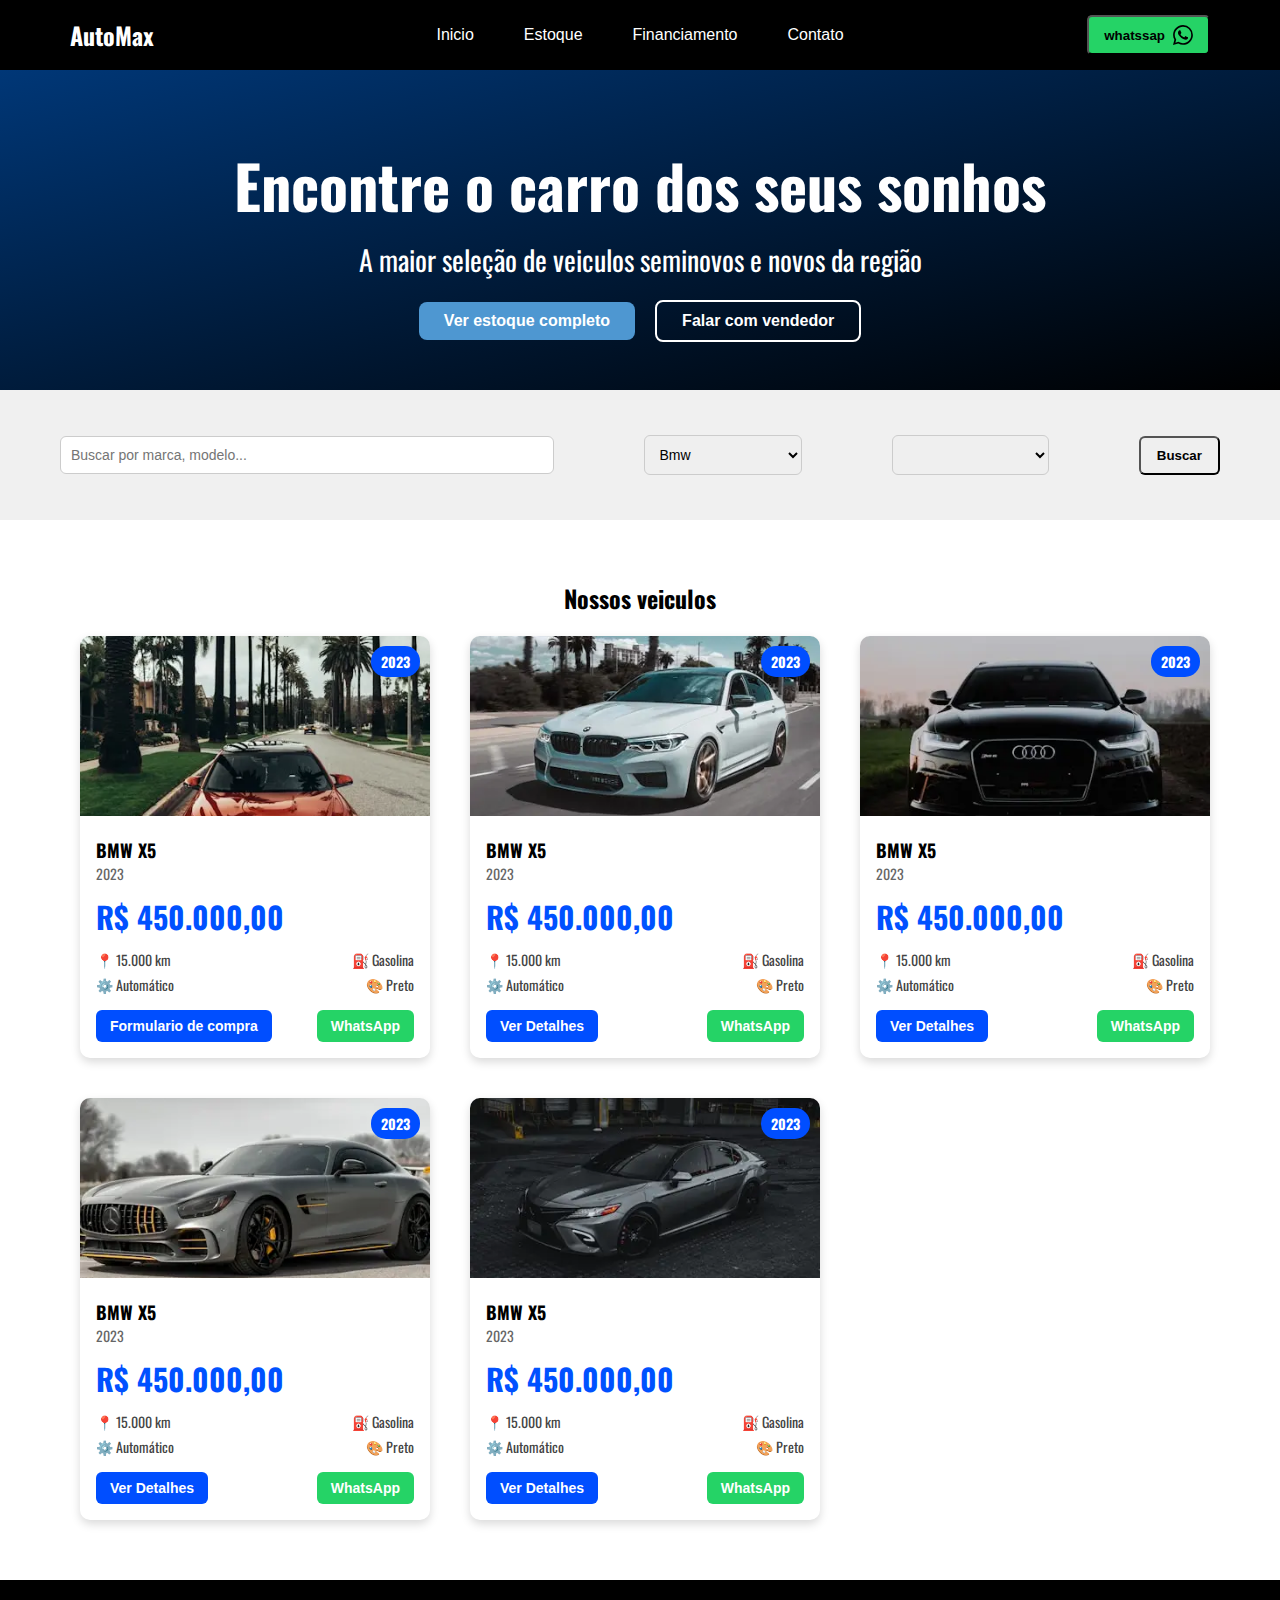
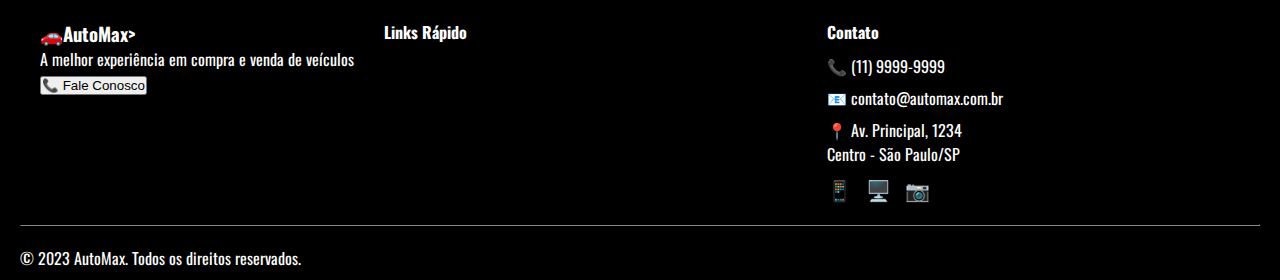
<file: home.html>
<!DOCTYPE html>
<html lang="pt-br">

<head>
    <meta charset="UTF-8" />
    <meta name="viewport" content="width=device-width, initial-scale=1.0" />
    <title>Automax-revenda</title>
    <link rel="stylesheet" href="home.css" />
    <link href="https://cdn.jsdelivr.net/npm/bootstrap@5.0.2/dist/css/bootstrap.min.css" rel="stylesheet"
        integrity="sha384-EVSTQN3/azprG1Anm3QDgpJLIm9Nao0Yz1ztcQTwFspd3yD65VohhpuuCOmLASjC" crossorigin="anonymous" />
</head>

<body>
    <header>
        <div class="container-header">
            <h2 class="title">AutoMax</h2>
            <nav>
                <button>Inicio</button>
                <button>Estoque</button>
                <button>Financiamento</button>
                <button>Contato</button>
            </nav>
            <button id="zap">
                whatssap<svg xmlns="http://www.w3.org/2000/svg" width="20" height="20" fill="currentColor"
                    class="bi bi-whatsapp" viewBox="0 0 16 16">
                    <path
                        d="M13.601 2.326A7.85 7.85 0 0 0 7.994 0C3.627 0 .068 3.558.064 7.926c0 1.399.366 2.76 1.057 3.965L0 16l4.204-1.102a7.9 7.9 0 0 0 3.79.965h.004c4.368 0 7.926-3.558 7.93-7.93A7.9 7.9 0 0 0 13.6 2.326zM7.994 14.521a6.6 6.6 0 0 1-3.356-.92l-.24-.144-2.494.654.666-2.433-.156-.251a6.56 6.56 0 0 1-1.007-3.505c0-3.626 2.957-6.584 6.591-6.584a6.56 6.56 0 0 1 4.66 1.931 6.56 6.56 0 0 1 1.928 4.66c-.004 3.639-2.961 6.592-6.592 6.592m3.615-4.934c-.197-.099-1.17-.578-1.353-.646-.182-.065-.315-.099-.445.099-.133.197-.513.646-.627.775-.114.133-.232.148-.43.05-.197-.1-.836-.308-1.592-.985-.59-.525-.985-1.175-1.103-1.372-.114-.198-.011-.304.088-.403.087-.088.197-.232.296-.346.1-.114.133-.198.198-.33.065-.134.034-.248-.015-.347-.05-.099-.445-1.076-.612-1.47-.16-.389-.323-.335-.445-.34-.114-.007-.247-.007-.38-.007a.73.73 0 0 0-.529.247c-.182.198-.691.677-.691 1.654s.71 1.916.81 2.049c.098.133 1.394 2.132 3.383 2.992.47.205.84.326 1.129.418.475.152.904.129 1.246.08.38-.058 1.171-.48 1.338-.943.164-.464.164-.86.114-.943-.049-.084-.182-.133-.38-.232" />
                </svg>
            </button>
        </div>
    </header>
    <section class="apresentacao">
        <div class="proposta">
            <h1>Encontre o carro dos seus sonhos</h1>
            <span class="subproposta">A maior seleção de veiculos seminovos e novos da região</span>
            <div class="juncao-botao">
                <button id="azul">
                    <p>Ver estoque completo</p>
                </button>
                <button id="trans">
                    <p>Falar com vendedor</p>
                </button>
            </div>
        </div>
    </section>

    <section class="pesquisa">
        <div class="search-bar">
            <input type="text" id="search" placeholder="Buscar por marca, modelo..." />
            <select name="" id="">
                <option value="">Bmw</option>
                todas marcass
            </select>
            <select name="" id=""></select>
            <button onclick="buscar()">Buscar</button>
        </div>
    </section>

    <main>
        <section class="titulo-galeria">
            <h2>Nossos veiculos</h2>
            <div class="juncao-card">
                <div class="card-veiculo">
                    <div class="ano-etiqueta">2023</div>
                    <img src="assets/carro1.webp" alt="BMW X5" />
                    <div class="conteudo-card">
                        <h3>BMW X5</h3>
                        <p class="ano">2023</p>
                        <p class="preco">R$ 450.000,00</p>
                        <div class="info">
                            <span>📍 15.000 km</span>
                            <span>⛽ Gasolina</span>
                        </div>
                        <div class="info">
                            <span>⚙️ Automático</span>
                            <span>🎨 Preto</span>
                        </div>
                        <div class="botoes">
                            <button id="formulariodecompra" class="detalhes" onclick="abrirFormulario()">
                                Formulario de compra
                            </button>
                            <button class="whatsapp">WhatsApp</button>
                        </div>
                    </div>
                </div>
                <div class="card-veiculo">
                    <div class="ano-etiqueta">2023</div>
                    <img src="assets/carro2.webp" alt="BMW X5" />
                    <div class="conteudo-card">
                        <h3>BMW X5</h3>
                        <p class="ano">2023</p>
                        <p class="preco">R$ 450.000,00</p>
                        <div class="info">
                            <span>📍 15.000 km</span>
                            <span>⛽ Gasolina</span>
                        </div>
                        <div class="info">
                            <span>⚙️ Automático</span>
                            <span>🎨 Preto</span>
                        </div>
                        <div class="botoes">
                            <button class="detalhes">Ver Detalhes</button>
                            <button class="whatsapp">WhatsApp</button>
                        </div>
                    </div>
                </div>
                <div class="card-veiculo">
                    <div class="ano-etiqueta">2023</div>
                    <img src="assets/carro3.webp" alt="BMW X5" />
                    <div class="conteudo-card">
                        <h3>BMW X5</h3>
                        <p class="ano">2023</p>
                        <p class="preco">R$ 450.000,00</p>
                        <div class="info">
                            <span>📍 15.000 km</span>
                            <span>⛽ Gasolina</span>
                        </div>
                        <div class="info">
                            <span>⚙️ Automático</span>
                            <span>🎨 Preto</span>
                        </div>
                        <div class="botoes">
                            <button class="detalhes">Ver Detalhes</button>
                            <button class="whatsapp">WhatsApp</button>
                        </div>
                    </div>
                </div>
                <div class="card-veiculo">
                    <div class="ano-etiqueta">2023</div>
                    <img src="assets/carro4.webp" alt="BMW X5" />
                    <div class="conteudo-card">
                        <h3>BMW X5</h3>
                        <p class="ano">2023</p>
                        <p class="preco">R$ 450.000,00</p>
                        <div class="info">
                            <span>📍 15.000 km</span>
                            <span>⛽ Gasolina</span>
                        </div>
                        <div class="info">
                            <span>⚙️ Automático</span>
                            <span>🎨 Preto</span>
                        </div>
                        <div class="botoes">
                            <button class="detalhes">Ver Detalhes</button>
                            <button class="whatsapp">WhatsApp</button>
                        </div>
                    </div>
                </div>
                <div class="card-veiculo">
                    <div class="ano-etiqueta">2023</div>
                    <img src="assets/carro5.webp" alt="BMW X5" />
                    <div class="conteudo-card">
                        <h3>BMW X5</h3>
                        <p class="ano">2023</p>
                        <p class="preco">R$ 450.000,00</p>
                        <div class="info">
                            <span>📍 15.000 km</span>
                            <span>⛽ Gasolina</span>
                        </div>
                        <div class="info">
                            <span>⚙️ Automático</span>
                            <span>🎨 Preto</span>
                        </div>
                        <div class="botoes">
                            <button class="detalhes">Ver Detalhes</button>
                            <button class="whatsapp">WhatsApp</button>
                        </div>
                    </div>
                </div>
            </div>

            <!--<div class="juncao-galeria">
                <div class="card-geral"><img src="/Site_Carro_Senai/assets/carro1.webp" alt=""></div>
                <div class="card-geral"><img src="/Site_Carro_Senai/assets/carro2.webp" alt=""></div>
                <div class="card-geral"><img src="/Site_Carro_Senai/assets/carro3.webp" alt=""></div>
                <div class="card-geral"><img src="/Site_Carro_Senai/assets/carro4.webp" alt=""></div>
                <div class="card-geral"><img src="/Site_Carro_Senai/assets/carro5.webp" alt=""></div>
            </div>-->
        </section>
        <section class="formulariodecompra">
            <div id="form-compra" style="display: none;">
                <h2>Formulário de Compra</h2>
                <form>
                    <div class="campo-form">
                        <label for="nome">Nome do comprador:</label>
                        <input type="text" id="nome" name="nome" />
                    </div>
                    <div class="campo-form">
                        <label for="email">Email:</label>
                        <input type="email" id="email" name="email" />
                    </div>
                    <div class="campo-form">
                        <label for="carro">Carro de Interesse:</label>
                        <input type="text" id="carro" name="carro" />
                    </div>
                     <div class="campo-form">
                        <label for="carro"></label>
                        <input type="text" id="carro" name="carro" />
                    </div>
                     <div class="campo-form">
                        <label for="carro">Carro de Interesse:</label>
                        <input type="text" id="carro" name="carro" />
                    </div>
                     <div class="campo-form">
                        <label for="carro">Carro de Interesse:</label>
                        <input type="text" id="carro" name="carro" />
                    </div>
                    <div class="secao-botao">
                        <button type="submit">Enviar</button>
                        <button type="button" onclick="fecharFormulario()">Fechar</button>
                    </div>

                </form>
            </div>
        </section>
    </main>
    <!--inicio footer-->
    <footer class="footer">
        <div class="footer-container">
            <div class="contato">
                <h3>🚗<strong>AutoMax</strong>></h3>
                <p>A melhor experiência em compra e venda de veículos</p>
                <button class="footer-btn">📞 Fale Conosco</button>
            </div>

            <div class="footer-col">
                <h4>Links Rápido</h4>
                <ul>
                    <li><a href="#">Nosso Estoque</a></li>
                    <li><a href="#">Finaciamento</a></li>
                    <li><a href="#">Avalie seu carro</a></li>
                    <li><a href="#">Garantia</a></li>
                </ul>
            </div>

            <div class="footer-col">
                <h4>Contato</h4>
                <ul>
                    <li>📞 (11) 9999-9999</li>
                    <li>📧 contato@automax.com.br</li>
                    <li>📍 Av. Principal, 1234<br />Centro - São Paulo/SP</li>
                </ul>
                <div class="footer-icons">
                    <span>📱</span>
                    <span>🖥️</span>
                    <span>📷</span>
                </div>
            </div>
        </div>
        <hr />
        <div class="footer-bottom">
            <p>&copy; 2023 AutoMax. Todos os direitos reservados.</p>
        </div>
    </footer>
    <!--fim footer-->
    <script src="home.js"></script>
</body>

</html>
</file>
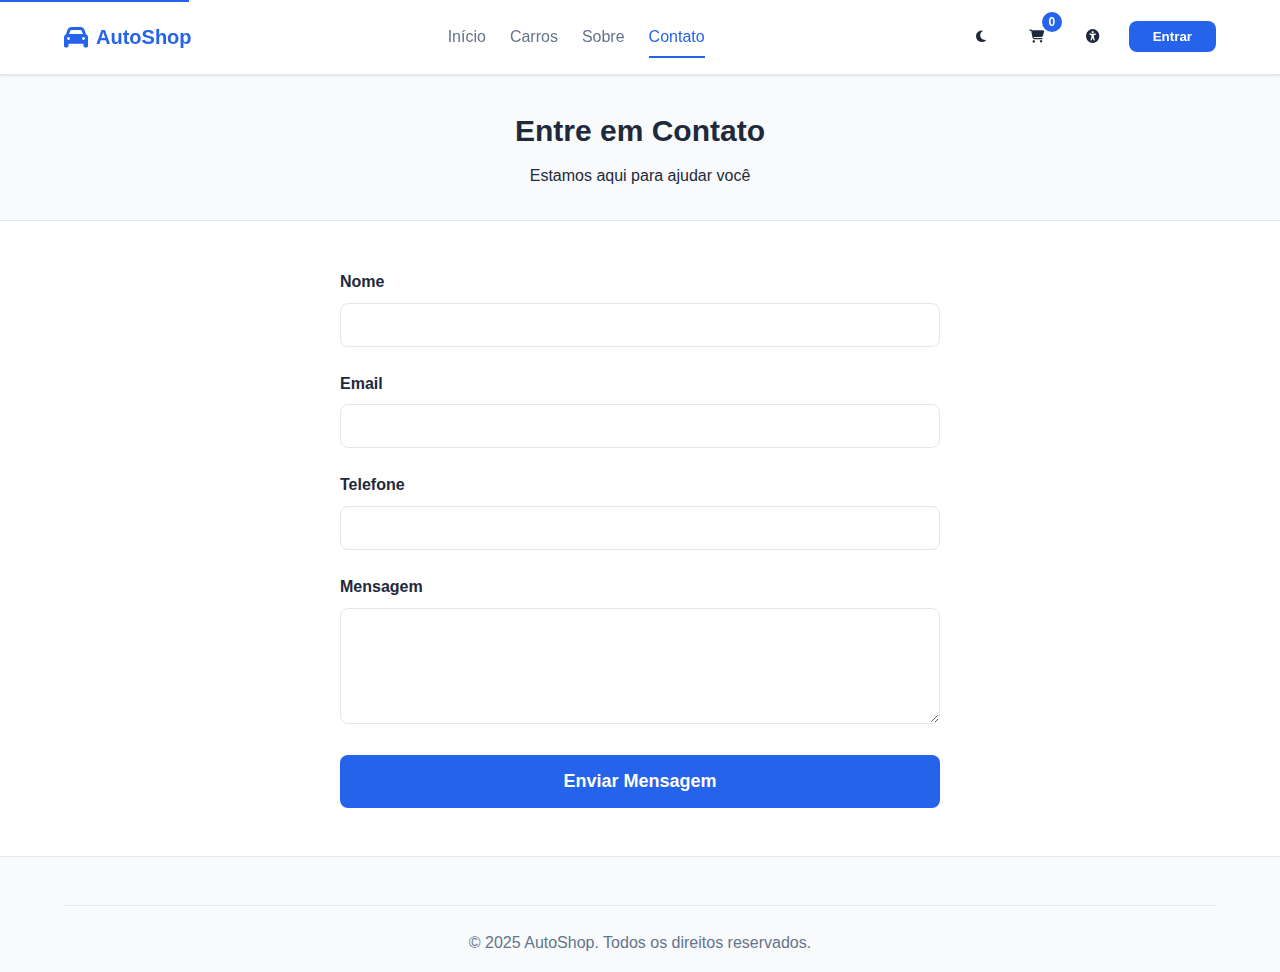
<file: autoshop-html/contato.html>
<!DOCTYPE html>
<html lang="pt-BR">
<head>
    <meta charset="UTF-8">
    <meta name="viewport" content="width=device-width, initial-scale=1.0">
    <title>Contato - AutoShop</title>
    <link rel="stylesheet" href="css/style.css">
    <link rel="stylesheet" href="https://cdnjs.cloudflare.com/ajax/libs/font-awesome/6.4.0/css/all.min.css">
</head>
<body>
    <a href="#main-content" class="skip-link">Pular para o conteúdo</a>

    <header class="header">
        <div class="container">
            <div class="header-content">
                <div class="logo">
                    <i class="fas fa-car"></i>
                    <span>AutoShop</span>
                </div>
                
                <nav class="nav">
                    <a href="index.html" class="nav-link">Início</a>
                    <a href="carros.html" class="nav-link">Carros</a>
                    <a href="sobre.html" class="nav-link">Sobre</a>
                    <a href="contato.html" class="nav-link active">Contato</a>
                </nav>

                <div class="header-actions">
                    <button class="btn-icon" id="themeToggle" aria-label="Alternar tema">
                        <i class="fas fa-moon"></i>
                    </button>
                    <button class="btn-icon" id="cartBtn" aria-label="Carrinho de compras">
                        <i class="fas fa-shopping-cart"></i>
                        <span class="cart-badge" id="cartBadge">0</span>
                    </button>
                    <button class="btn-icon" id="accessibilityBtn" aria-label="Configurações de acessibilidade">
                        <i class="fas fa-universal-access"></i>
                    </button>
                    <button class="btn-primary" id="loginBtn">Entrar</button>
                </div>
            </div>
        </div>
    </header>

    <main id="main-content">
        <section class="page-header">
            <div class="container">
                <h1>Entre em Contato</h1>
                <p>Estamos aqui para ajudar você</p>
            </div>
        </section>

        <section style="padding: 3rem 0;">
            <div class="container">
                <div style="max-width: 600px; margin: 0 auto;">
                    <form id="contactForm" style="display: flex; flex-direction: column; gap: 1.5rem;">
                        <div>
                            <label style="display: block; font-weight: 600; margin-bottom: 0.5rem;">Nome</label>
                            <input type="text" required style="width: 100%; padding: 0.75rem; border: 1px solid var(--border-color); border-radius: 0.5rem; background: var(--bg-color); color: var(--text-color);">
                        </div>
                        
                        <div>
                            <label style="display: block; font-weight: 600; margin-bottom: 0.5rem;">Email</label>
                            <input type="email" required style="width: 100%; padding: 0.75rem; border: 1px solid var(--border-color); border-radius: 0.5rem; background: var(--bg-color); color: var(--text-color);">
                        </div>
                        
                        <div>
                            <label style="display: block; font-weight: 600; margin-bottom: 0.5rem;">Telefone</label>
                            <input type="tel" style="width: 100%; padding: 0.75rem; border: 1px solid var(--border-color); border-radius: 0.5rem; background: var(--bg-color); color: var(--text-color);">
                        </div>
                        
                        <div>
                            <label style="display: block; font-weight: 600; margin-bottom: 0.5rem;">Mensagem</label>
                            <textarea required rows="5" style="width: 100%; padding: 0.75rem; border: 1px solid var(--border-color); border-radius: 0.5rem; background: var(--bg-color); color: var(--text-color); resize: vertical;"></textarea>
                        </div>
                        
                        <button type="submit" class="btn-primary btn-lg">Enviar Mensagem</button>
                    </form>
                </div>
            </div>
        </section>
    </main>

    <footer class="footer">
        <div class="container">
            <div class="footer-bottom">
                <p>&copy; 2025 AutoShop. Todos os direitos reservados.</p>
            </div>
        </div>
    </footer>

    <div class="modal" id="cartModal">
        <div class="modal-content">
            <div class="modal-header">
                <h2>Carrinho de Compras</h2>
                <button class="btn-close" id="closeCart">&times;</button>
            </div>
            <div class="modal-body" id="cartItems"></div>
            <div class="modal-footer">
                <div class="cart-total">
                    <span>Total:</span>
                    <span id="cartTotal">R$ 0,00</span>
                </div>
                <button class="btn-primary btn-block" id="checkoutBtn">Finalizar Compra</button>
            </div>
        </div>
    </div>

    <div class="modal" id="accessibilityModal">
        <div class="modal-content modal-small">
            <div class="modal-header">
                <h2>Acessibilidade</h2>
                <button class="btn-close" id="closeAccessibility">&times;</button>
            </div>
            <div class="modal-body">
                <div class="accessibility-option">
                    <label>Tamanho da Fonte:</label>
                    <div class="btn-group">
                        <button class="btn-secondary btn-sm" data-font="small">Pequeno</button>
                        <button class="btn-secondary btn-sm active" data-font="medium">Médio</button>
                        <button class="btn-secondary btn-sm" data-font="large">Grande</button>
                    </div>
                </div>
            </div>
        </div>
    </div>

    <script src="js/data.js"></script>
    <script src="js/cart.js"></script>
    <script src="js/theme.js"></script>
    <script src="js/accessibility.js"></script>
    <script src="js/main.js"></script>
    <script>
        document.getElementById('contactForm').addEventListener('submit', (e) => {
            e.preventDefault();
            alert('Mensagem enviada com sucesso! Entraremos em contato em breve.');
            e.target.reset();
        });
    </script>
</body>
</html>
</file>
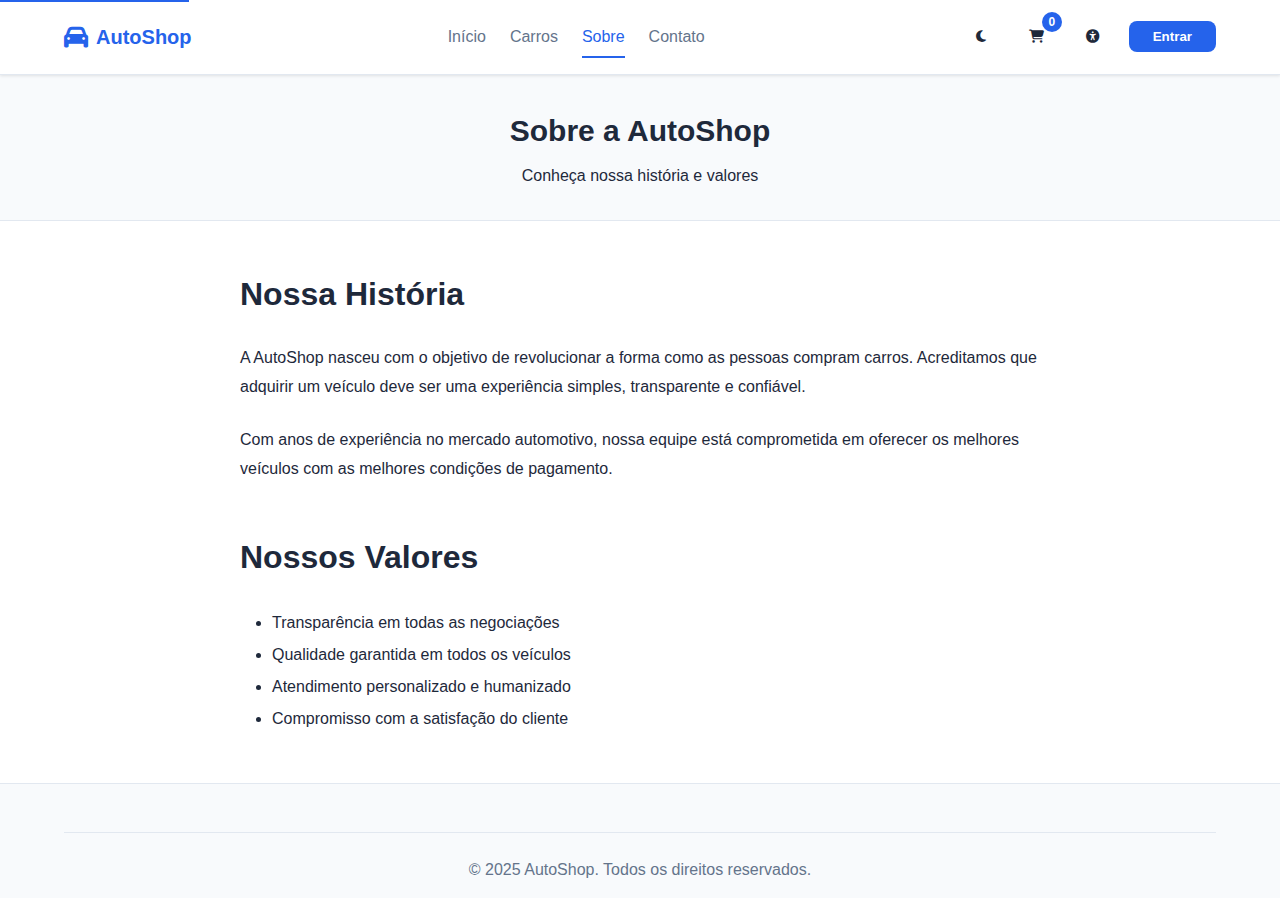
<file: autoshop-html/sobre.html>
<!DOCTYPE html>
<html lang="pt-BR">
<head>
    <meta charset="UTF-8">
    <meta name="viewport" content="width=device-width, initial-scale=1.0">
    <title>Sobre Nós - AutoShop</title>
    <link rel="stylesheet" href="css/style.css">
    <link rel="stylesheet" href="https://cdnjs.cloudflare.com/ajax/libs/font-awesome/6.4.0/css/all.min.css">
</head>
<body>
    <a href="#main-content" class="skip-link">Pular para o conteúdo</a>

    <header class="header">
        <div class="container">
            <div class="header-content">
                <div class="logo">
                    <i class="fas fa-car"></i>
                    <span>AutoShop</span>
                </div>
                
                <nav class="nav">
                    <a href="index.html" class="nav-link">Início</a>
                    <a href="carros.html" class="nav-link">Carros</a>
                    <a href="sobre.html" class="nav-link active">Sobre</a>
                    <a href="contato.html" class="nav-link">Contato</a>
                </nav>

                <div class="header-actions">
                    <button class="btn-icon" id="themeToggle" aria-label="Alternar tema">
                        <i class="fas fa-moon"></i>
                    </button>
                    <button class="btn-icon" id="cartBtn" aria-label="Carrinho de compras">
                        <i class="fas fa-shopping-cart"></i>
                        <span class="cart-badge" id="cartBadge">0</span>
                    </button>
                    <button class="btn-icon" id="accessibilityBtn" aria-label="Configurações de acessibilidade">
                        <i class="fas fa-universal-access"></i>
                    </button>
                    <button class="btn-primary" id="loginBtn">Entrar</button>
                </div>
            </div>
        </div>
    </header>

    <main id="main-content">
        <section class="page-header">
            <div class="container">
                <h1>Sobre a AutoShop</h1>
                <p>Conheça nossa história e valores</p>
            </div>
        </section>

        <section style="padding: 3rem 0;">
            <div class="container">
                <div style="max-width: 800px; margin: 0 auto;">
                    <h2 style="font-size: 2rem; margin-bottom: 1.5rem;">Nossa História</h2>
                    <p style="margin-bottom: 1.5rem; line-height: 1.8;">
                        A AutoShop nasceu com o objetivo de revolucionar a forma como as pessoas compram carros. 
                        Acreditamos que adquirir um veículo deve ser uma experiência simples, transparente e confiável.
                    </p>
                    <p style="margin-bottom: 1.5rem; line-height: 1.8;">
                        Com anos de experiência no mercado automotivo, nossa equipe está comprometida em oferecer 
                        os melhores veículos com as melhores condições de pagamento.
                    </p>
                    
                    <h2 style="font-size: 2rem; margin: 3rem 0 1.5rem;">Nossos Valores</h2>
                    <ul style="list-style: disc; padding-left: 2rem; line-height: 2;">
                        <li>Transparência em todas as negociações</li>
                        <li>Qualidade garantida em todos os veículos</li>
                        <li>Atendimento personalizado e humanizado</li>
                        <li>Compromisso com a satisfação do cliente</li>
                    </ul>
                </div>
            </div>
        </section>
    </main>

    <footer class="footer">
        <div class="container">
            <div class="footer-bottom">
                <p>&copy; 2025 AutoShop. Todos os direitos reservados.</p>
            </div>
        </div>
    </footer>

    <div class="modal" id="cartModal">
        <div class="modal-content">
            <div class="modal-header">
                <h2>Carrinho de Compras</h2>
                <button class="btn-close" id="closeCart">&times;</button>
            </div>
            <div class="modal-body" id="cartItems"></div>
            <div class="modal-footer">
                <div class="cart-total">
                    <span>Total:</span>
                    <span id="cartTotal">R$ 0,00</span>
                </div>
                <button class="btn-primary btn-block" id="checkoutBtn">Finalizar Compra</button>
            </div>
        </div>
    </div>

    <div class="modal" id="accessibilityModal">
        <div class="modal-content modal-small">
            <div class="modal-header">
                <h2>Acessibilidade</h2>
                <button class="btn-close" id="closeAccessibility">&times;</button>
            </div>
            <div class="modal-body">
                <div class="accessibility-option">
                    <label>Tamanho da Fonte:</label>
                    <div class="btn-group">
                        <button class="btn-secondary btn-sm" data-font="small">Pequeno</button>
                        <button class="btn-secondary btn-sm active" data-font="medium">Médio</button>
                        <button class="btn-secondary btn-sm" data-font="large">Grande</button>
                    </div>
                </div>
            </div>
        </div>
    </div>

    <script src="js/data.js"></script>
    <script src="js/cart.js"></script>
    <script src="js/theme.js"></script>
    <script src="js/accessibility.js"></script>
    <script src="js/main.js"></script>
</body>
</html>
</file>
<file: home.css>
@import url("https://fonts.googleapis.com/css2?family=Oswald:wght@200..700&display=swap");

* {
  margin: 0px;
  padding: 0px;
  box-sizing: border-box;
}

body {
  margin: 0px;
  padding: 0px;
  font-family: "Oswald", sans-serif;
}

header {
  width: 100%;
  height: 70px;
  background-color: #000;
  display: flex;
  position: sticky;
  top: 0px;
  z-index: 1;
}

.container-header {
  padding: 0px 50px;
  margin: 20px;
  display: flex;
  width: 100%;
  align-items: center;
  justify-content: space-between;
}

.title {
  font-family: "Oswald", sans-serif;
  color: white;
  margin: 0px;
}

.container-header h2 {
  font-family: oswald;
}

.content {
  display: flex;
  flex-direction: row;
}

nav {
  position: absolute;
  left: 50%;
  transform: translateX(-50%);
  display: flex;
  gap: 10px;
}

nav button {
  font: "Oswald", sans-serif;
  background-color: #000;
  color: white;
  border: none;
  padding: 10px 20px;
  cursor: pointer;
  font-size: 16px;
  border-radius: 5px;
}

nav button:hover {
  color: #4e97d1;
}

#zap {
  display: flex;
  align-items: center;
  gap: 8px;
  background-color: #25d366;
  padding: 8px 15px;
  border-radius: 5px;
  font-weight: bold;
  transition: background-color 0.3s ease;
}
#zap:hover {
  background-color: #139744;
  transform: scale(1.05);
}

.apresentacao {
  width: 100%;
  height: 320px;
  background: linear-gradient(to top left, #000, #003777);
  padding: 70px 0px;
}

.proposta {
  height: 100%;
  margin-right: 30px;
  margin-left: 30px;
  padding: 0px 15px;
}

.proposta h1 {
  width: 100%;
  text-align: center;
  justify-content: center;
  display: flex;
  color: white;
  font-size: 60px;
  margin-bottom: 10px;
  font-family: "Oswald", sans-serif;
}

.subproposta {
  width: 100%;
  display: flex;
  justify-content: center;
  align-items: center;
  color: white;
  font-family: "Oswald", sans-serif;
  font-size: 28px;
}

.juncao-botao {
  display: flex;
  justify-content: center;
  align-items: center;
  margin-top: 20px;
  gap: 20px;
}

button p {
  color: white;
  margin: 0px;
  font-weight: bold;
}

#azul,
#trans {
  padding: 10px 25px;
  font-size: 16px;
  font-weight: bold;
  border-radius: 8px;
  border: none;
  cursor: pointer;
  transition: transform 0.2s ease, background-color 0.3s ease;
}

#azul {
  background-color: #4e97d1;
  color: white;
}

#azul:hover {
  background-color: #337ab7;
  transform: scale(1.05);
}

#trans {
  background-color: transparent;
  border: 2px solid white;
  color: whi;
}

#trans:hover p {
  transform: scale(1.05);
}

.pesquisa {
  display: flex;
  justify-content: center;
  padding: 20px;
  background-color: #f0f0f0;
  display: flex;
  height: 130px;
  justify-content: center;
}
.search-bar {
  display: flex;
  gap: 90px;
  align-items: center;
  justify-content: space-between;
  width: 100%;
  padding: 0px 40px;
}
.search-bar input {
  padding: 10px;
  border: 1px solid #ccc;
  border-radius: 6px;
  font-size: 14px;
  width: 4000px;
}
.search-bar select {
  padding: 10px;
  border: 1px solid #ccc;
  border-radius: 6px;
  font-size: 14px;
  width: 100%;
}

.search-bar button {
  padding: 10px 16px;
  border-radius: 6px;
  cursor: pointer;
  font-weight: bold;
}
.search-bar button:hover {
  background-color: #4e97d1;
  transform: scale(1.03);
  transition: transform 0.2s ease, background-color 0.3s ease;
  color: white;
}


main {
  padding: 60px 40px;
  margin: 0 auto;
  max-width: 1200px; 
}
.titulo-galeria {
  display: flex;
  flex-direction: column;
  justify-content: center;
  text-align: center;
}
.titulo-galeria h2 {
    margin-bottom: 20px;
}
.card-geral {
  width: 394px;
  height: 200px;
  background-color: #000;
  overflow: hidden;
  border-radius: 8px;
  flex: 1 1 300px; 
  max-width: 350px; 
}

.card-geral img {
  width: 100%;
  height: 100%;
  object-fit: cover;
}
.juncao-galeria {
  display: flex;
  flex-wrap: wrap;
  gap: 20px;
  justify-content: center;
  margin-top: 40px;
}
.juncao-card {
  display: flex;
  flex-direction: row;
  flex-wrap: wrap;
  gap: 40px;
  width:1200px;
}
.card-veiculo {
  width: 350px;
  border-radius: 10px;
  box-shadow: 0 4px 10px rgba(0, 0, 0, 0.15);
  overflow: hidden;
  background-color: #fff;
  position: relative;
  transition: transform 0.3s ease;
}
.card-veiculo:hover {
  transform: scale(1.02);
}
.card-veiculo img {
  width: 100%;
  height: 180px;
  object-fit: cover;
}
.ano-etiqueta {
  position: absolute;
  top: 10px;
  right: 10px;
  background-color: #004eff;
  color: white;
  font-size: 14px;
  font-weight: bold;
  padding: 5px 10px;
  border-radius: 15px;
}
.conteudo-card {
  padding: 16px;
}

.conteudo-card h3 {
  margin: 0;
  font-size: 18px;
  display: flex;
  flex-direction: start;
}

.conteudo-card .ano {
  color: #666;
  font-size: 14px;
  margin: 0px;
  display: flex;
}

.conteudo-card .preco {
  font-size: 30px;
  color: #0051ff;
  font-weight: bold;
  margin: 0px;
  margin-top: 10px;
  margin-bottom: 10px;
  display: flex;
}

.info {
  display: flex;
  justify-content: space-between;
  font-size: 14px;
  color: #444;
  margin: 4px 0;
}

.botoes {
  display: flex;
  justify-content: space-between;
  margin-top: 15px;
}

.botoes button {
  padding: 8px 14px;
  border: none;
  border-radius: 6px;
  cursor: pointer;
  font-weight: bold;
  font-size: 14px;
}

.detalhes {
  background-color: #004eff;
  color: white;
}

.whatsapp {
  background-color: #25d366;
  color: white;
}

.detalhes:hover {
  background-color: #003bbd;
}

.whatsapp:hover {
  background-color: #139744;
}
/* começo footer */
.footer {
    background-color: #000;
    color: #fff;
    padding: 40px 20px 10px;
    font-family: "Oswald", sans-serif;
}

.footer-container {
    display: flex;
    justify-content: space-between;
    flex-wrap: wrap;
    gap: 30px;
    max-width: 1200px;
    margin: 0 auto;
}

.footer-col {
    flex: 1;
    min-width: 200px;
}

.footer-col h3,
.footer-col h4 {
    margin-bottom: 10px;
}

.footer-col p {
    margin-bottom: 15px;
}

.footer-bnt {
    background-color: #22c55e;
    color: #fff;
    padding: 8px 16px;
    border: none;
    border-radius: 6px;
    cursor: pointer;
    font-weight: bold;
}

.footer-col ul {
    list-style: none;
    padding: 0;
    margin: 0;
}

.footer-col ul li {
    margin-bottom: 8px;
}

.footer-col ul li a {
    color: black;
    text-decoration: none;
    font-size: 14px;
}

.footer-col ul li a:hover {
    text-decoration: underline;
}

.footer-icons span {
    margin-right: 10px;
    font-size: 20px;
}

.footer hr {
    border-color: #333;
    margin: 20px 0;
}

.footer-bnt {
  text-align: center;
  font-size: 14px;
  color: #aaa;
}
</file>
<file: autoshop-html/css/style.css>
/* ===== VARIÁVEIS CSS ===== */
:root {
    /* Cores Tema Claro */
    --primary-color: #2563eb;
    --primary-hover: #1d4ed8;
    --secondary-color: #64748b;
    --bg-color: #ffffff;
    --bg-secondary: #f8fafc;
    --text-color: #1e293b;
    --text-secondary: #64748b;
    --border-color: #e2e8f0;
    --shadow: 0 1px 3px rgba(0, 0, 0, 0.1);
    --shadow-lg: 0 10px 25px rgba(0, 0, 0, 0.1);
    
    /* Tamanhos de Fonte */
    --font-size-base: 16px;
    --font-size-sm: 0.875rem;
    --font-size-lg: 1.125rem;
    --font-size-xl: 1.25rem;
    --font-size-2xl: 1.5rem;
    --font-size-3xl: 1.875rem;
    --font-size-4xl: 2.25rem;
    
    /* Espaçamentos */
    --spacing-xs: 0.25rem;
    --spacing-sm: 0.5rem;
    --spacing-md: 1rem;
    --spacing-lg: 1.5rem;
    --spacing-xl: 2rem;
    --spacing-2xl: 3rem;
    
    /* Transições */
    --transition: all 0.3s ease;
}

/* Tema Escuro */
body.dark-theme {
    --bg-color: #0f172a;
    --bg-secondary: #1e293b;
    --text-color: #f1f5f9;
    --text-secondary: #94a3b8;
    --border-color: #334155;
    --shadow: 0 1px 3px rgba(0, 0, 0, 0.3);
    --shadow-lg: 0 10px 25px rgba(0, 0, 0, 0.3);
}

/* Tamanhos de Fonte para Acessibilidade */
body.font-small {
    --font-size-base: 14px;
}

body.font-large {
    --font-size-base: 18px;
}

/* ===== RESET E BASE ===== */
* {
    margin: 0;
    padding: 0;
    box-sizing: border-box;
}

html {
    scroll-behavior: smooth;
}

body {
    font-family: -apple-system, BlinkMacSystemFont, 'Segoe UI', Roboto, 'Helvetica Neue', Arial, sans-serif;
    font-size: var(--font-size-base);
    line-height: 1.6;
    color: var(--text-color);
    background-color: var(--bg-color);
    transition: var(--transition);
}

img {
    max-width: 100%;
    height: auto;
    display: block;
}

a {
    text-decoration: none;
    color: inherit;
    transition: var(--transition);
}

ul {
    list-style: none;
}

button {
    font-family: inherit;
    cursor: pointer;
    border: none;
    background: none;
    transition: var(--transition);
}

input, textarea {
    font-family: inherit;
    font-size: inherit;
}

/* ===== UTILITÁRIOS ===== */
.container {
    max-width: 1200px;
    margin: 0 auto;
    padding: 0 var(--spacing-lg);
}

.skip-link {
    position: absolute;
    top: -40px;
    left: 0;
    background: var(--primary-color);
    color: white;
    padding: var(--spacing-sm) var(--spacing-md);
    z-index: 100;
}

.skip-link:focus {
    top: 0;
}

/* ===== HEADER ===== */
.header {
    background-color: var(--bg-color);
    border-bottom: 1px solid var(--border-color);
    position: sticky;
    top: 0;
    z-index: 50;
    box-shadow: var(--shadow);
}

.header-content {
    display: flex;
    align-items: center;
    justify-content: space-between;
    padding: var(--spacing-md) 0;
    gap: var(--spacing-lg);
}

.logo {
    display: flex;
    align-items: center;
    gap: var(--spacing-sm);
    font-size: var(--font-size-xl);
    font-weight: 700;
    color: var(--primary-color);
}

.logo i {
    font-size: var(--font-size-2xl);
}

.nav {
    display: flex;
    gap: var(--spacing-lg);
}

.nav-link {
    color: var(--text-secondary);
    font-weight: 500;
    padding: var(--spacing-sm) 0;
    position: relative;
}

.nav-link:hover,
.nav-link.active {
    color: var(--primary-color);
}

.nav-link.active::after {
    content: '';
    position: absolute;
    bottom: 0;
    left: 0;
    right: 0;
    height: 2px;
    background-color: var(--primary-color);
}

.header-actions {
    display: flex;
    align-items: center;
    gap: var(--spacing-md);
}

.btn-icon {
    width: 40px;
    height: 40px;
    border-radius: 50%;
    display: flex;
    align-items: center;
    justify-content: center;
    color: var(--text-color);
    position: relative;
}

.btn-icon:hover {
    background-color: var(--bg-secondary);
}

.cart-badge {
    position: absolute;
    top: -5px;
    right: -5px;
    background-color: var(--primary-color);
    color: white;
    font-size: 0.75rem;
    width: 20px;
    height: 20px;
    border-radius: 50%;
    display: flex;
    align-items: center;
    justify-content: center;
    font-weight: 600;
}

.btn-menu {
    display: none;
    font-size: var(--font-size-xl);
    color: var(--text-color);
}

/* ===== BOTÕES ===== */
.btn-primary {
    background-color: var(--primary-color);
    color: white;
    padding: var(--spacing-sm) var(--spacing-lg);
    border-radius: 0.5rem;
    font-weight: 600;
    display: inline-block;
}

.btn-primary:hover {
    background-color: var(--primary-hover);
    transform: translateY(-2px);
    box-shadow: var(--shadow-lg);
}

.btn-secondary {
    background-color: var(--bg-secondary);
    color: var(--text-color);
    padding: var(--spacing-sm) var(--spacing-lg);
    border-radius: 0.5rem;
    font-weight: 600;
    border: 1px solid var(--border-color);
}

.btn-secondary:hover {
    background-color: var(--border-color);
}

.btn-lg {
    padding: var(--spacing-md) var(--spacing-xl);
    font-size: var(--font-size-lg);
}

.btn-sm {
    padding: var(--spacing-xs) var(--spacing-md);
    font-size: var(--font-size-sm);
}

.btn-block {
    width: 100%;
    text-align: center;
}

.btn-link {
    color: var(--primary-color);
    font-weight: 600;
}

.btn-link:hover {
    text-decoration: underline;
}

.btn-group {
    display: flex;
    gap: var(--spacing-sm);
}

.btn-group .btn-secondary.active {
    background-color: var(--primary-color);
    color: white;
    border-color: var(--primary-color);
}

/* ===== HERO SECTION ===== */
.hero {
    background: linear-gradient(135deg, var(--primary-color) 0%, #1d4ed8 100%);
    color: white;
    padding: var(--spacing-2xl) 0;
    text-align: center;
}

.hero-content {
    max-width: 800px;
    margin: 0 auto;
}

.hero-title {
    font-size: var(--font-size-4xl);
    font-weight: 800;
    margin-bottom: var(--spacing-md);
}

.hero-subtitle {
    font-size: var(--font-size-xl);
    margin-bottom: var(--spacing-xl);
    opacity: 0.9;
}

.hero-buttons {
    display: flex;
    gap: var(--spacing-md);
    justify-content: center;
    flex-wrap: wrap;
}

.hero .btn-secondary {
    background-color: white;
    color: var(--primary-color);
}

.hero .btn-secondary:hover {
    background-color: var(--bg-secondary);
}

/* ===== SECTIONS ===== */
.section-title {
    font-size: var(--font-size-3xl);
    font-weight: 700;
    text-align: center;
    margin-bottom: var(--spacing-xl);
}

.section-header {
    display: flex;
    justify-content: space-between;
    align-items: center;
    margin-bottom: var(--spacing-xl);
}

/* ===== FEATURES ===== */
.features {
    padding: var(--spacing-2xl) 0;
    background-color: var(--bg-secondary);
}

.features-grid {
    display: grid;
    grid-template-columns: repeat(auto-fit, minmax(250px, 1fr));
    gap: var(--spacing-xl);
}

.feature-card {
    text-align: center;
    padding: var(--spacing-xl);
    background-color: var(--bg-color);
    border-radius: 1rem;
    box-shadow: var(--shadow);
    transition: var(--transition);
}

.feature-card:hover {
    transform: translateY(-5px);
    box-shadow: var(--shadow-lg);
}

.feature-icon {
    width: 80px;
    height: 80px;
    margin: 0 auto var(--spacing-md);
    background: linear-gradient(135deg, var(--primary-color) 0%, #1d4ed8 100%);
    border-radius: 50%;
    display: flex;
    align-items: center;
    justify-content: center;
    color: white;
    font-size: var(--font-size-3xl);
}

.feature-card h3 {
    font-size: var(--font-size-xl);
    margin-bottom: var(--spacing-sm);
}

.feature-card p {
    color: var(--text-secondary);
}

/* ===== CARS GRID ===== */
.featured-cars {
    padding: var(--spacing-2xl) 0;
}

.cars-grid {
    display: grid;
    grid-template-columns: repeat(auto-fill, minmax(300px, 1fr));
    gap: var(--spacing-xl);
}

.car-card {
    background-color: var(--bg-color);
    border: 1px solid var(--border-color);
    border-radius: 1rem;
    overflow: hidden;
    transition: var(--transition);
    box-shadow: var(--shadow);
}

.car-card:hover {
    transform: translateY(-5px);
    box-shadow: var(--shadow-lg);
}

.car-image {
    width: 100%;
    height: 200px;
    object-fit: cover;
    background-color: var(--bg-secondary);
}

.car-content {
    padding: var(--spacing-lg);
}

.car-brand {
    color: var(--text-secondary);
    font-size: var(--font-size-sm);
    text-transform: uppercase;
    font-weight: 600;
    margin-bottom: var(--spacing-xs);
}

.car-model {
    font-size: var(--font-size-xl);
    font-weight: 700;
    margin-bottom: var(--spacing-sm);
}

.car-year {
    color: var(--text-secondary);
    margin-bottom: var(--spacing-md);
}

.car-price {
    font-size: var(--font-size-2xl);
    font-weight: 700;
    color: var(--primary-color);
    margin-bottom: var(--spacing-md);
}

.car-description {
    color: var(--text-secondary);
    margin-bottom: var(--spacing-md);
    line-height: 1.5;
}

.car-stock {
    display: flex;
    align-items: center;
    gap: var(--spacing-sm);
    color: var(--text-secondary);
    font-size: var(--font-size-sm);
    margin-bottom: var(--spacing-md);
}

.stock-badge {
    padding: var(--spacing-xs) var(--spacing-sm);
    background-color: #10b981;
    color: white;
    border-radius: 0.25rem;
    font-size: 0.75rem;
    font-weight: 600;
}

.car-actions {
    display: flex;
    gap: var(--spacing-sm);
}

/* ===== CTA SECTION ===== */
.cta {
    padding: var(--spacing-2xl) 0;
    background: linear-gradient(135deg, var(--primary-color) 0%, #1d4ed8 100%);
    color: white;
    text-align: center;
}

.cta-content h2 {
    font-size: var(--font-size-3xl);
    margin-bottom: var(--spacing-md);
}

.cta-content p {
    font-size: var(--font-size-xl);
    margin-bottom: var(--spacing-xl);
    opacity: 0.9;
}

.cta .btn-primary {
    background-color: white;
    color: var(--primary-color);
}

.cta .btn-primary:hover {
    background-color: var(--bg-secondary);
}

/* ===== FOOTER ===== */
.footer {
    background-color: var(--bg-secondary);
    padding: var(--spacing-2xl) 0 var(--spacing-md);
    border-top: 1px solid var(--border-color);
}

.footer-grid {
    display: grid;
    grid-template-columns: repeat(auto-fit, minmax(200px, 1fr));
    gap: var(--spacing-xl);
    margin-bottom: var(--spacing-xl);
}

.footer-col h3,
.footer-col h4 {
    margin-bottom: var(--spacing-md);
}

.footer-col ul {
    display: flex;
    flex-direction: column;
    gap: var(--spacing-sm);
}

.footer-col a:hover {
    color: var(--primary-color);
}

.social-links {
    display: flex;
    gap: var(--spacing-md);
}

.social-links a {
    width: 40px;
    height: 40px;
    border-radius: 50%;
    background-color: var(--bg-color);
    display: flex;
    align-items: center;
    justify-content: center;
    font-size: var(--font-size-lg);
}

.social-links a:hover {
    background-color: var(--primary-color);
    color: white;
}

.footer-bottom {
    text-align: center;
    padding-top: var(--spacing-lg);
    border-top: 1px solid var(--border-color);
    color: var(--text-secondary);
}

/* ===== MODAL ===== */
.modal {
    display: none;
    position: fixed;
    top: 0;
    left: 0;
    right: 0;
    bottom: 0;
    background-color: rgba(0, 0, 0, 0.5);
    z-index: 100;
    align-items: center;
    justify-content: center;
    padding: var(--spacing-lg);
}

.modal.active {
    display: flex;
}

.modal-content {
    background-color: var(--bg-color);
    border-radius: 1rem;
    max-width: 600px;
    width: 100%;
    max-height: 90vh;
    overflow-y: auto;
    box-shadow: var(--shadow-lg);
}

.modal-small {
    max-width: 400px;
}

.modal-header {
    display: flex;
    justify-content: space-between;
    align-items: center;
    padding: var(--spacing-lg);
    border-bottom: 1px solid var(--border-color);
}

.modal-header h2 {
    font-size: var(--font-size-2xl);
}

.btn-close {
    font-size: var(--font-size-3xl);
    color: var(--text-secondary);
    width: 40px;
    height: 40px;
    display: flex;
    align-items: center;
    justify-content: center;
    border-radius: 50%;
}

.btn-close:hover {
    background-color: var(--bg-secondary);
}

.modal-body {
    padding: var(--spacing-lg);
}

.modal-footer {
    padding: var(--spacing-lg);
    border-top: 1px solid var(--border-color);
}

/* ===== CART ===== */
.cart-item {
    display: flex;
    gap: var(--spacing-md);
    padding: var(--spacing-md);
    border: 1px solid var(--border-color);
    border-radius: 0.5rem;
    margin-bottom: var(--spacing-md);
}

.cart-item-image {
    width: 100px;
    height: 80px;
    object-fit: cover;
    border-radius: 0.5rem;
}

.cart-item-info {
    flex: 1;
}

.cart-item-title {
    font-weight: 600;
    margin-bottom: var(--spacing-xs);
}

.cart-item-price {
    color: var(--primary-color);
    font-weight: 600;
}

.cart-item-actions {
    display: flex;
    flex-direction: column;
    justify-content: space-between;
    align-items: flex-end;
}

.cart-item-remove {
    color: #ef4444;
    font-size: var(--font-size-sm);
}

.cart-item-remove:hover {
    text-decoration: underline;
}

.cart-total {
    display: flex;
    justify-content: space-between;
    font-size: var(--font-size-xl);
    font-weight: 700;
    margin-bottom: var(--spacing-md);
}

.cart-empty {
    text-align: center;
    padding: var(--spacing-xl);
    color: var(--text-secondary);
}

/* ===== CATALOG PAGE ===== */
.page-header {
    background-color: var(--bg-secondary);
    padding: var(--spacing-xl) 0;
    text-align: center;
    border-bottom: 1px solid var(--border-color);
}

.page-header h1 {
    font-size: var(--font-size-3xl);
    margin-bottom: var(--spacing-sm);
}

.catalog {
    padding: var(--spacing-xl) 0;
}

.catalog-layout {
    display: grid;
    grid-template-columns: 280px 1fr;
    gap: var(--spacing-xl);
}

.filters {
    background-color: var(--bg-secondary);
    padding: var(--spacing-lg);
    border-radius: 1rem;
    height: fit-content;
    position: sticky;
    top: 100px;
}

.filters h2 {
    font-size: var(--font-size-xl);
    margin-bottom: var(--spacing-lg);
}

.filter-group {
    margin-bottom: var(--spacing-lg);
}

.filter-group label {
    display: block;
    font-weight: 600;
    margin-bottom: var(--spacing-sm);
}

.filter-group input {
    width: 100%;
    padding: var(--spacing-sm);
    border: 1px solid var(--border-color);
    border-radius: 0.5rem;
    background-color: var(--bg-color);
    color: var(--text-color);
}

.filter-row {
    display: flex;
    gap: var(--spacing-sm);
}

.filter-row input {
    flex: 1;
}

/* ===== ACCESSIBILITY ===== */
.accessibility-option {
    margin-bottom: var(--spacing-lg);
}

.accessibility-option label {
    display: block;
    font-weight: 600;
    margin-bottom: var(--spacing-md);
}

/* ===== RESPONSIVE ===== */
@media (max-width: 1024px) {
    .catalog-layout {
        grid-template-columns: 1fr;
    }
    
    .filters {
        position: static;
    }
}

@media (max-width: 768px) {
    .nav {
        display: none;
    }
    
    .btn-menu {
        display: block;
    }
    
    .hero-title {
        font-size: var(--font-size-3xl);
    }
    
    .hero-buttons {
        flex-direction: column;
    }
    
    .cars-grid {
        grid-template-columns: 1fr;
    }
    
    .footer-grid {
        grid-template-columns: 1fr;
    }
}

@media (max-width: 480px) {
    .header-actions .btn-primary {
        display: none;
    }
    
    .hero-title {
        font-size: var(--font-size-2xl);
    }
    
    .section-title {
        font-size: var(--font-size-2xl);
    }
}
</file>
